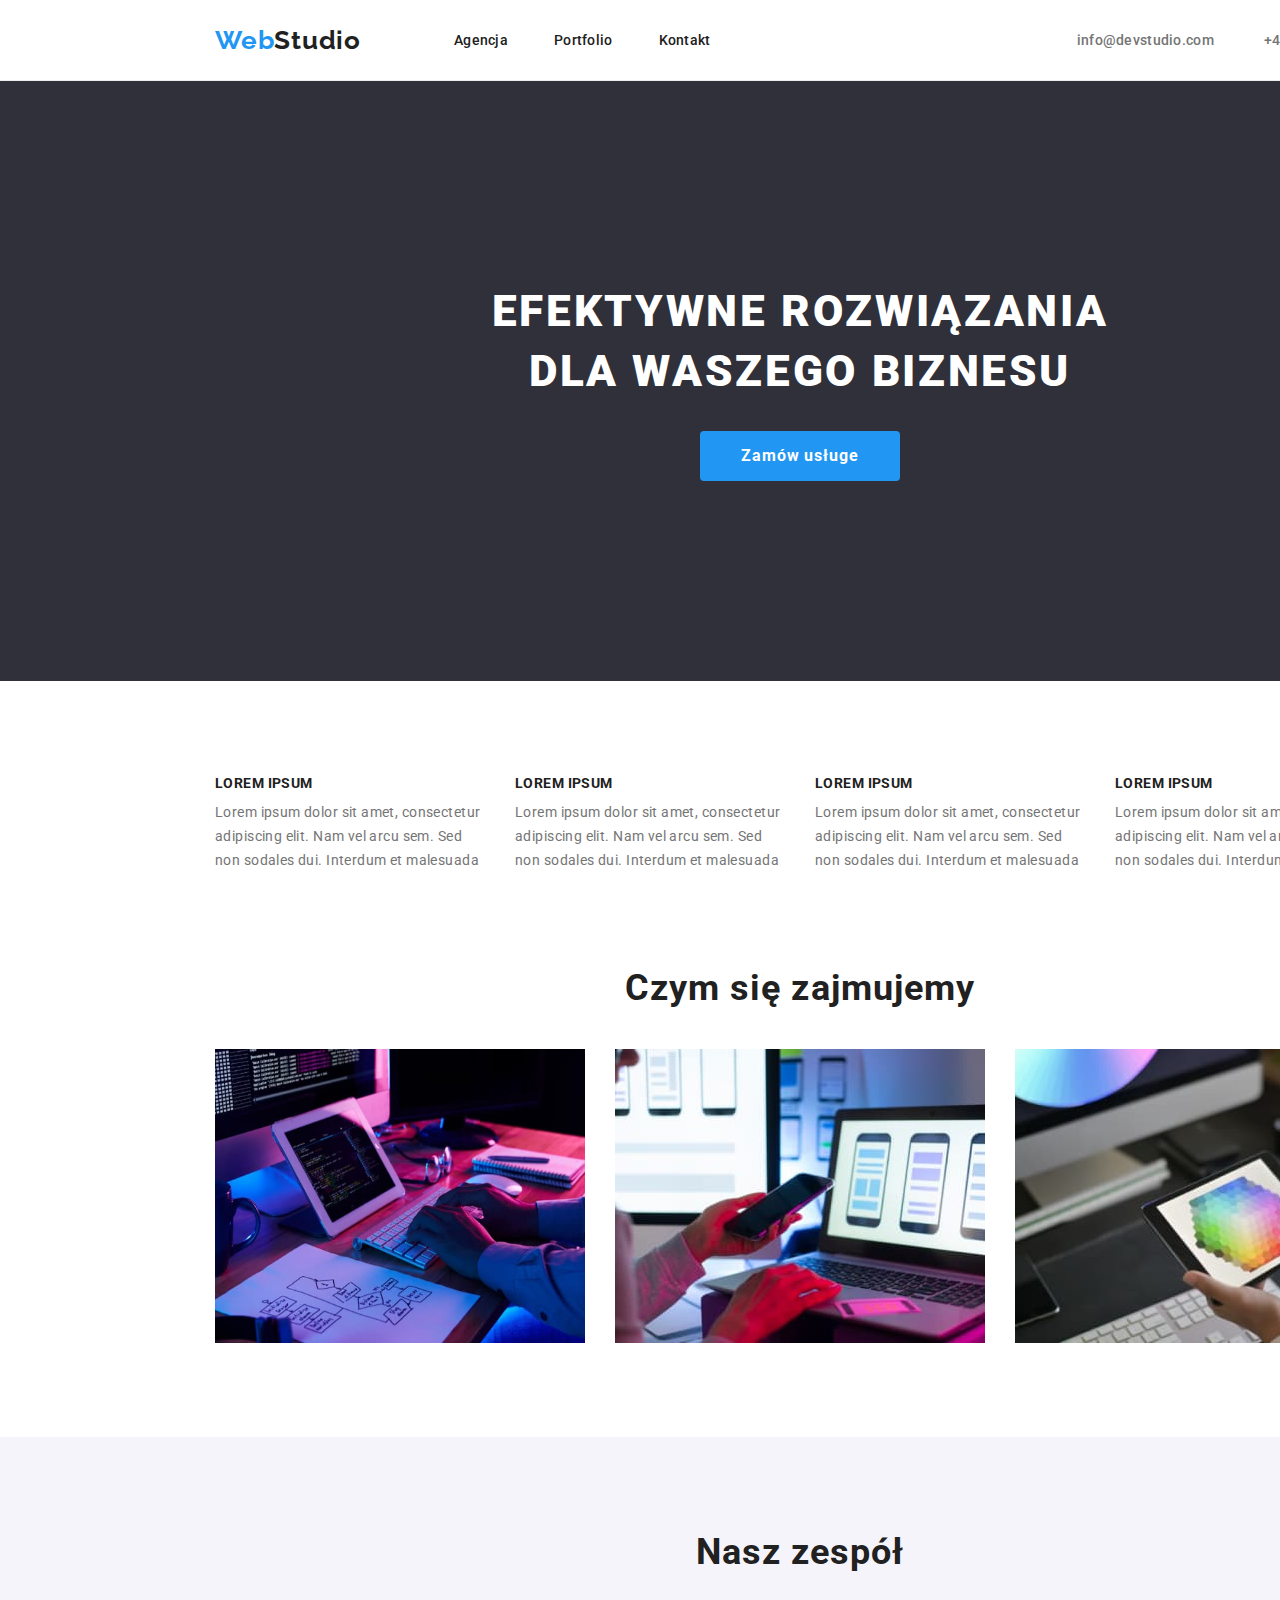
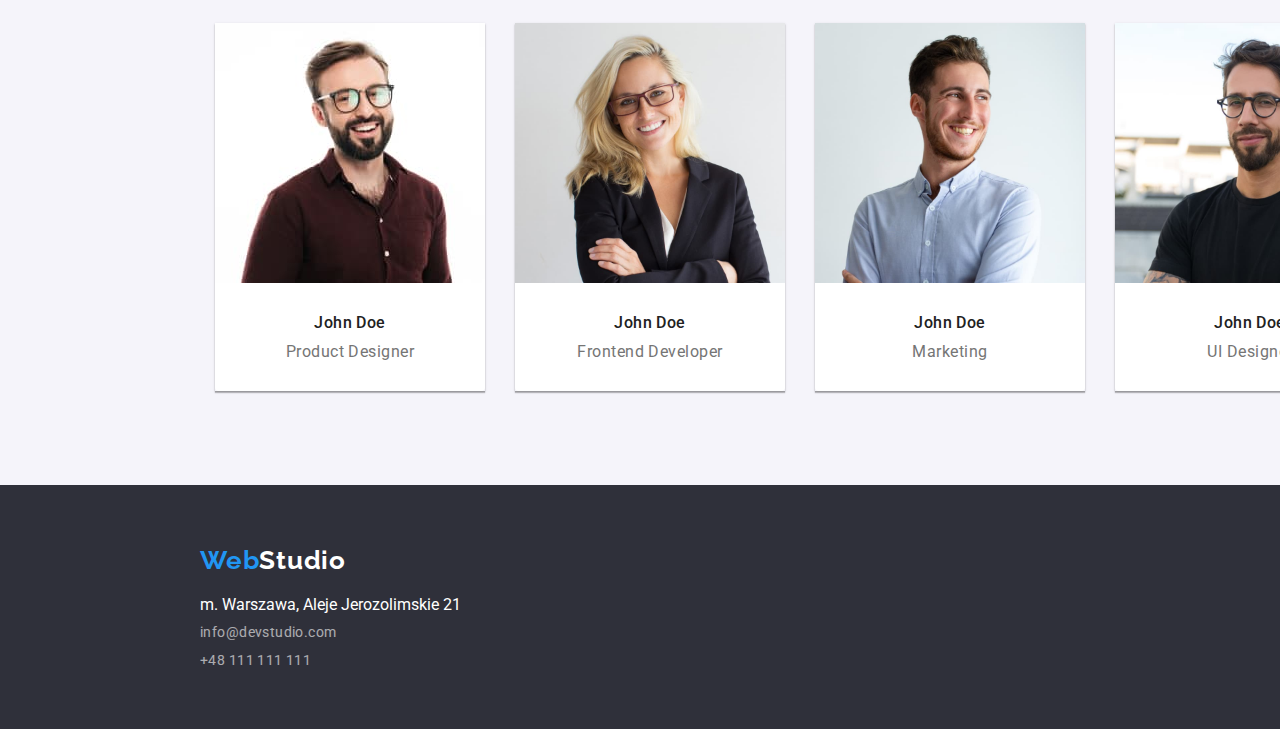
<file: index.html>
<!DOCTYPE html>
<html lang="en">

<head>
  <meta charset="UTF-8" />
  <meta http-equiv="X-UA-Compatible" content="IE=edge" />
  <meta name="viewport" content="width=device-width, initial-scale=1.0" />
  <link rel="stylesheet"
    href="https://cdnjs.cloudflare.com/ajax/libs/modern-normalize/0.7.0/modern-normalize.min.css" />
  <link rel="stylesheet" href="styles/style.css" />
  <link rel="preconnect" href="https://fonts.googleapis.com" />
  <link rel="preconnect" href="https://fonts.gstatic.com" crossorigin />
  <link href="https://fonts.googleapis.com/css2?family=Raleway:wght@700&family=Roboto:wght@400;500;700;900&display=swap"
    rel="stylesheet" />
  <title>WebStudio</title>
</head>

<body>
  <header class="header">
    <div class="container">
      <nav class="navigation">
        <a class="logo-lighttheme" class="header-logo"
          href="https://mateusztyb.github.io/goit-markup-hw-03/index.html">Web<span>Studio</span></a>
        <ul class="navigation-links list">
          <li class="item"><a class="link" href="https://mateusztyb.github.io/goit-markup-hw-03/index.html">Agencja</a>
          </li>
          <li class="item"><a class="link"
              href="https://mateusztyb.github.io/goit-markup-hw-03/portfolio.html">Portfolio</a></li>
          <li class="item"><a class="link" href="#Kontakt">Kontakt</a></li>
        </ul>
      </nav>
      <ul class="contact-links list">
        <li class="item"><a class="link" href="mailto:info@devstudio.com">info@devstudio.com</a></li>
        <li class="item"><a class="link" href="phone:+48111111111">+48 111 111 111</a></li>
      </ul>
    </div>
  </header>
  <main>
    <section class="hero">
      <div class="container">
        <h1 class="hero-header">EFEKTYWNE ROZWIĄZANIA DLA WASZEGO BIZNESU</h1>
        <button class="hero-btn" type="modal">Zamów usługe</button>
      </div>
    </section>
    <section class="main">
      <div class="container">
        <ul class="main-content list">
          <li class="item">
            <h3 class="main-content-header">LOREM IPSUM</h3>
            <p class="main-content-text">
              Lorem ipsum dolor sit amet, consectetur adipiscing elit. Nam vel
              arcu sem. Sed non sodales dui. Interdum et malesuada
            </p>
          </li>
          <li class="item">
            <h3 class="main-content-header">LOREM IPSUM</h3>
            <p class="main-content-text">
              Lorem ipsum dolor sit amet, consectetur adipiscing elit. Nam vel
              arcu sem. Sed non sodales dui. Interdum et malesuada
            </p>
          </li>
          <li class="item">
            <h3 class="main-content-header">LOREM IPSUM</h3>
            <p class="main-content-text">
              Lorem ipsum dolor sit amet, consectetur adipiscing elit. Nam vel
              arcu sem. Sed non sodales dui. Interdum et malesuada
            </p>
          </li>
          <li class="item">
            <h3 class="main-content-header">LOREM IPSUM</h3>
            <p class="main-content-text">
              Lorem ipsum dolor sit amet, consectetur adipiscing elit. Nam vel
              arcu sem. Sed non sodales dui. Interdum et malesuada
            </p>
          </li>
        </ul>
      </div>
    </section>
    <section class="about">
      <div class="container">
        <h2>Czym się zajmujemy</h2>
        <ul class="about-list list">
          <li class="item">
            <img src="images/about/about1.jpg" alt="hands of a person working on a tablet with a detachable keyboard"
              height="294" width="370" />
          </li>
          <li class="item">
            <img src="images/about/about2.jpg" alt="phone held in the hands of the person working at the computer"
              height="294" width="370" />
          </li>
          <li class="item">
            <img src="images/about/about3.jpg" alt="tablet with color palette held in women's hands" height="294"
              width="370" />
          </li>
        </ul>
      </div>
    </section>
    <section class="employee">
      <div class="container">
        <h2 class="employee-header">Nasz zespół</h2>
        <ul class="list">
          <li class="item">
            <img src="images/employers/img-3.jpg" width="270" height="260"
              alt="smiling man in glasses, with a short beard, and in a maroon buttoned shirt" />
            <div class="employee-description">
              <p class="employee-name">John Doe</p>
              <p class="employee-position">Product Designer</p>
            </div>
          </li>

          <li class="item">
            <img src="images/employers/img-2.jpg" width="270" height="260"
              alt="smiling woman with long blonde hair, glasses and a darker jacket." />
            <div class="employee-description">
              <p class="employee-name">John Doe</p>
              <p class="employee-position">Frontend Developer</p>
            </div>
          </li>

          <li class="item">
            <img src="images/employers/img-1.jpg" width="270" height="260"
              alt="smiling man with short facial hair and blue buttoned shirt" />
            <div class="employee-description">
              <p class="employee-name">John Doe</p>
              <p class="employee-position">Marketing</p>
            </div>

          </li>

          <li class="item">
            <img src="images/employers/img.jpg" width="270" height="260"
              alt="smiling man in glasses, with medium facial hair, and in a black T-shirt" />
            <div class="employee-description">
              <p class="employee-name">John Doe</p>
              <p class="employee-position">UI Designer</p>
            </div>

          </li>
        </ul>
      </div>
    </section>
  </main>
  <footer class="footer">
    <div class="container">
      <a class="logo-darktheme" href="#mainweb">Web<span>Studio</span></a>
      <ul class="list">
        <li class="item"><a class="footer-adres" href="https://goo.gl/maps/imskWViYpNZ9BuhFA" target="_blank">m.
            Warszawa, Aleje
            Jerozolimskie 21</a></li>
        <li class="item">
          <a class="footer-link" href="mailto:info@devstudio.com">info@devstudio.com</a>
        </li>
        <li class="item"> <a class="footer-link" href="phone:+48111111111">+48 111 111 111</a>
        </li>
      </ul>
    </div>
  </footer>
</body>

</html>
</file>
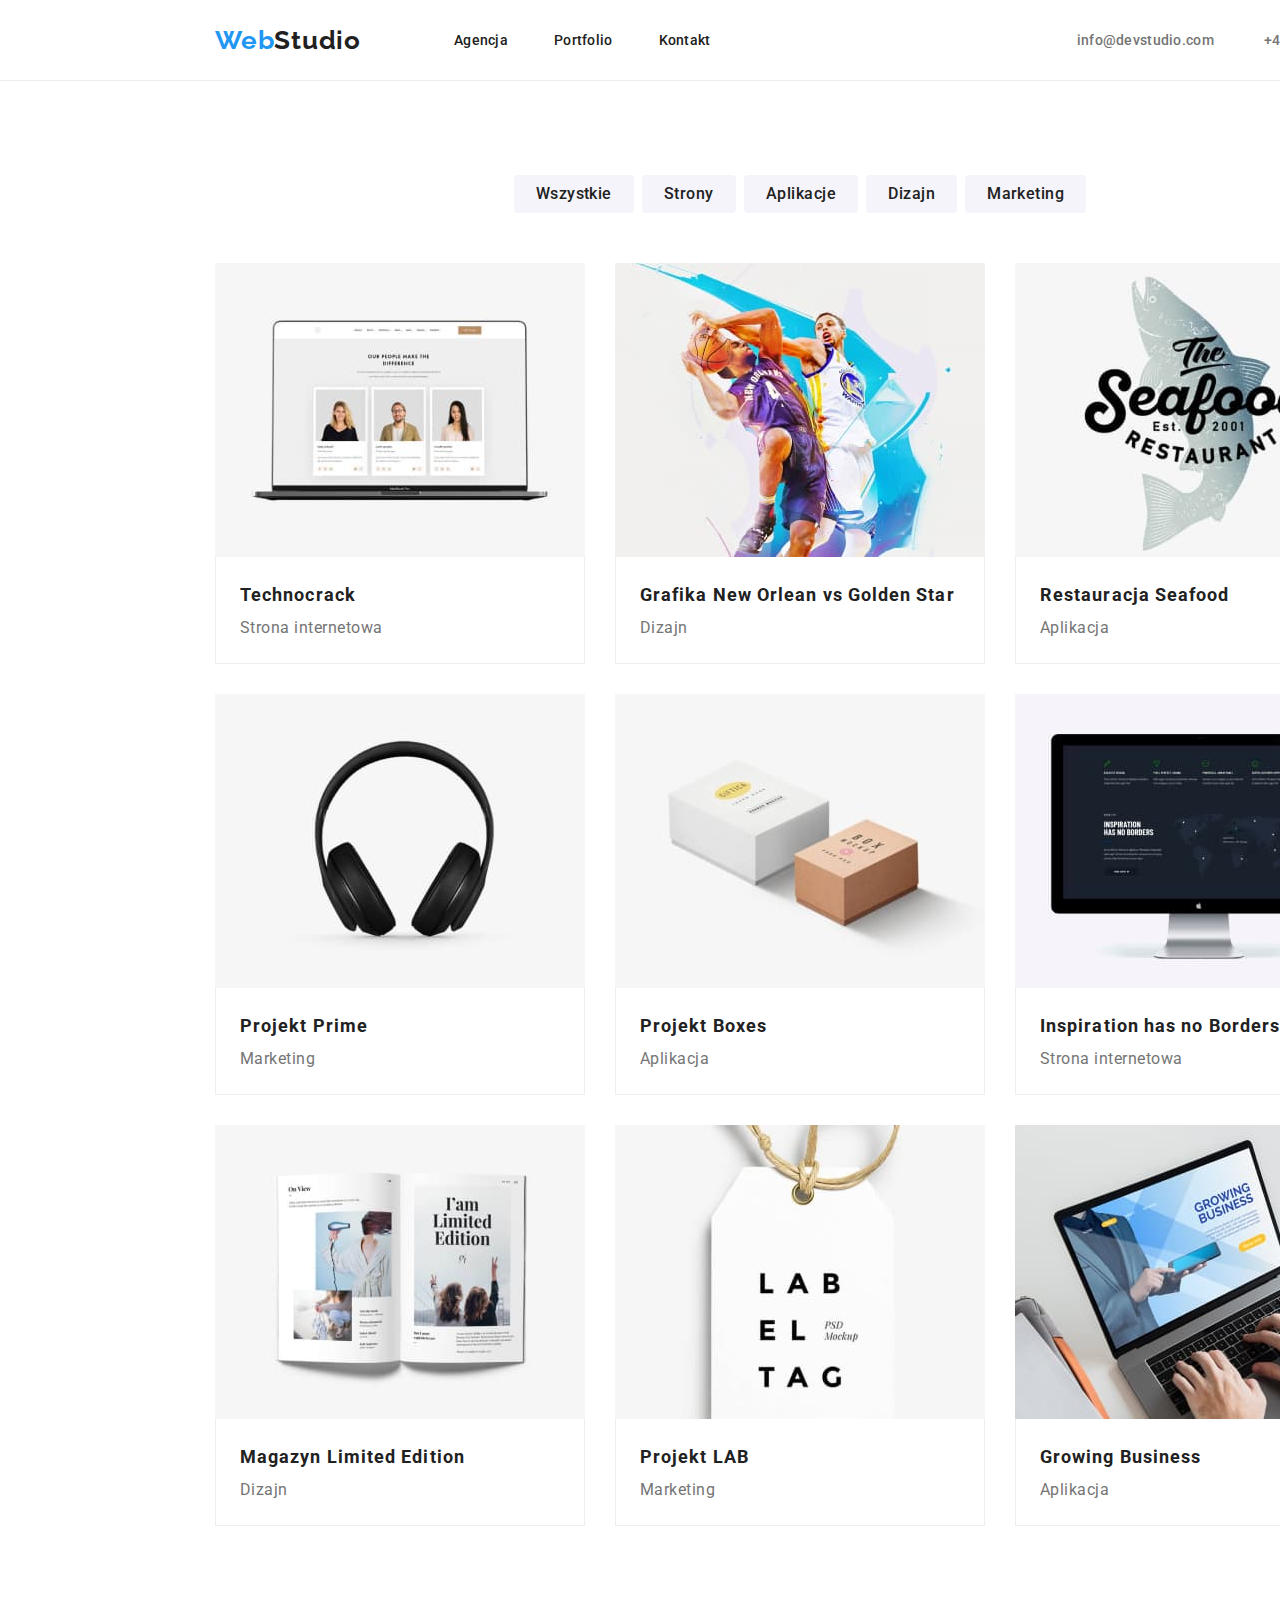
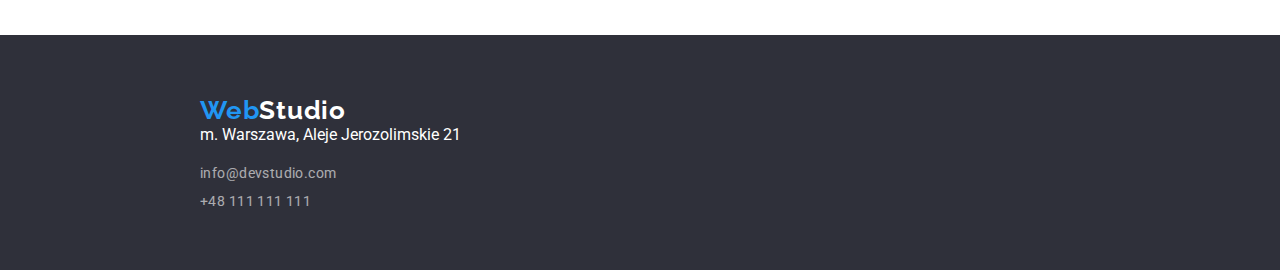
<file: portfolio.html>
<!DOCTYPE html>
<html lang="en">

<head>
  <meta charset="UTF-8" />
  <meta http-equiv="X-UA-Compatible" content="IE=edge" />
  <meta name="viewport" content="width=device-width, initial-scale=1.0" />
  <link rel="stylesheet"
    href="https://cdnjs.cloudflare.com/ajax/libs/modern-normalize/0.7.0/modern-normalize.min.css" />
  <link rel="stylesheet" href="styles/style.css" />
  <link rel="preconnect" href="https://fonts.googleapis.com" />
  <link rel="preconnect" href="https://fonts.gstatic.com" crossorigin />
  <link href="https://fonts.googleapis.com/css2?family=Raleway:wght@700&family=Roboto:wght@400;500;700;900&display=swap"
    rel="stylesheet" />
  <title>Portfolio</title>
</head>

<body>
  <header class="header">
    <div class="container">
      <nav class="navigation">
        <a class="logo-lighttheme" class="header-logo"
          href="https://mateusztyb.github.io/goit-markup-hw-03/index.html">Web<span>Studio</span></a>
        <ul class="navigation-links list">
          <li class="item"><a class="link" href="https://mateusztyb.github.io/goit-markup-hw-03/index.html">Agencja</a>
          </li>
          <li class="item"><a class="link"
              href="https://mateusztyb.github.io/goit-markup-hw-03/portfolio.html">Portfolio</a></li>
          <li class="item"><a class="link" href="#Kontakt">Kontakt</a></li>
        </ul>
      </nav>
      <ul class="contact-links list">
        <li class="item"><a class="link" href="mailto:info@devstudio.com">info@devstudio.com</a></li>
        <li class="item"><a class="link" href="phone:+48111111111">+48 111 111 111</a></li>
      </ul>
    </div>
  </header>
  <main class="galler-nav">
    <div class="container">
      <ul class="galler-nav-list list">
        <li class="item"><button class="gallery-btn" type="button">Wszystkie</button></li>
        <li class="item"><button class="gallery-btn" type="button">Strony</button></li>
        <li class="item"><button class="gallery-btn" type="button">Aplikacje</button></li>
        <li class="item"><button class="gallery-btn" type="button">Dizajn</button></li>
        <li class="item"><button class="gallery-btn" type="button">Marketing</button></li>
      </ul>
    </div>
    <h1 hidden>Galeria zdjęć</h1>
    <section class="gallery">
      <div class="container">
        <ul class="gallery-list list">
          <li class="item">
            <img src="images/portfolio/img.jpg" width="370" height="294" alt="laptop z otwartą stroną intenetową" />
            <div class="gallery-subtitle-wraper">
              <p class="gallery-list-title">Technocrack</p>
              <p class="gallery-list-subtitle">Strona internetowa</p>
            </div>
          </li>
          <li class="item">
            <img src="images/portfolio/img1.jpg" width="370" height="294"
              alt="2 graczy koszykówki walczących o piłkę na abstrakcyjnym tle" />
            <div class="gallery-subtitle-wraper">
              <p class="gallery-list-title">Grafika New Orlean vs Golden Star</p>
              <p class="gallery-list-subtitle">Dizajn</p>
            </div>
          </li>
          <li class="item">
            <img src="images/portfolio/img2.jpg" width="370" height="294"
              alt="logo restauacji seafood, rysunkowa ryba" />
            <div class="gallery-subtitle-wraper">
              <p class="gallery-list-title">Restauracja Seafood</p>
              <p class="gallery-list-subtitle">Aplikacja</p>
            </div>
          </li>
          <li class="item">
            <img src="images/portfolio/img3.jpg" width="370" height="294" alt="czarne słuchawki" />
            <div class="gallery-subtitle-wraper">
              <p class="gallery-list-title">Projekt Prime</p>
              <p class="gallery-list-subtitle">Marketing</p>
            </div>
          </li>
          <li class="item">
            <img src="images/portfolio/img4.jpg" width="370" height="294"
              alt="2 pudełka, białe i brązowe z logo firmy" />
            <div class="gallery-subtitle-wraper">
              <p class="gallery-list-title">Projekt Boxes</p>
              <p class="gallery-list-subtitle">Aplikacja</p>
            </div>
          </li>
          <li class="item">
            <img src="images/portfolio/img5.jpg" width="370" height="294"
              alt="monitor komutera z wyświetlaną stroną internetową" />
            <div class="gallery-subtitle-wraper">
              <p class="gallery-list-title">Inspiration has no Borders</p>
              <p class="gallery-list-subtitle">Strona internetowa</p>
            </div>
          </li>
          <li class="item">
            <img src="images/portfolio/img6.jpg" width="370" height="294" alt="otwarty katalog z artykułami" />
            <div class="gallery-subtitle-wraper">
              <p class="gallery-list-title">Magazyn Limited Edition</p>
              <p class="gallery-list-subtitle">Dizajn</p>
            </div>
          </li>
          <li class="item">
            <img src="images/portfolio/img7.jpg" width="370" height="294" alt="zawieszka z napisem labeltag" />
            <div class="gallery-subtitle-wraper">
              <p class="gallery-list-title">Projekt LAB</p>
              <p class="gallery-list-subtitle">Marketing</p>
            </div>
          </li>
          <li class="item">
            <img src="images/portfolio/img8.jpg" width="370" height="294"
              alt="laptop z otwartą biznesową stroną internetową" />
            <div class="gallery-subtitle-wraper">
              <p class="gallery-list-title">Growing Business</p>
              <p class="gallery-list-subtitle">Aplikacja</p>
            </div>
          </li>
        </ul>
      </div>
    </section>
  </main>
  <footer class="footer">
    <div class="container">
      <a class="logo-darktheme" href="#mainweb">Web<span>Studio</span></a>
      <address>
        <div class="footer-elements">
          <a class="footer-adres" href="https://goo.gl/maps/imskWViYpNZ9BuhFA" target="_blank">m. Warszawa, Aleje
            Jerozolimskie 21</a>
      </address>
      <ul class="list">
      <li class="item">
        <a class="footer-link" href="mailto:info@devstudio.com">info@devstudio.com</a>
      </li>
      <li class="item"> <a class="footer-link" href="phone:+48111111111">+48 111 111 111</a>
      </li>
      </ul>
    </div>
  </footer>
</body>

</html>
</file>
<file: styles/style.css>
:root {
  --main-font: "Roboto", "Open Sans", sans-serif;
  --secondary-font: "Raleway", sans-serif;
  --main-color: #212121;
  --secondary-color: #2196f3;
  --third-color: #ffffff;
  --additional-color: #757575;
}

body {
  font-family: "Roboto", "Open Sans", sans-serif;
  color: #212121;
  margin-left: auto;
  margin-right: auto;
  width: 1600px;
}

address {
  font-style: inherit;
}
/* Zerowanie marginesów zew i wew tekstu */

h1,
h2,
h3,
h4,
h5,
h6 {
  padding: 0px;
  margin: 0px;
}
p {
  padding: 0px;
  margin: 0px;
}

/* Zdjęcia jako elementy blokowe */

img {
  display: block;
}

/* Usunięcie ozdobników list dla każdej list z klasą list */

.list {
  list-style: none;
  margin: 0;
  padding: 0;
}

/* Ustawienie kursorów na linkach i przyciskach */

a,
button {
  text-decoration: inherit;
  cursor: pointer;
  color: inherit;
}

/* Kontener kontentu */
.container {
  max-width: 1200px;
  min-height: 80px;
  margin-left: auto;
  margin-right: auto;
}

/*--LOGO--*/

.logo-lighttheme {
  font-family: "Raleway", "Open Sans", sans-serif;
  font-weight: 700;
  font-size: 26px;
  line-height: 1.192;
  letter-spacing: 0.03em;
  color: var(--secondary-color);
  margin-right: 93px;
}

.logo-lighttheme > span {
  color: var(--main-color);
}

.logo-darktheme {
  font-family: "Raleway", "Open Sans", sans-serif;
  font-weight: 700;
  font-size: 26px;
  line-height: 1.192;
  letter-spacing: 0.03em;
  color: var(--secondary-color);
}

.logo-darktheme > span {
  color: var(--third-color);
}

/*--LOGO--*/

/*--Navigation--*/

.header .container {
  display: flex;
  justify-content: space-between;
  padding: 0px 15px;
  flex-wrap: wrap;
}

.header {
  border-bottom: 1px solid #ececec;
}

.navigation,
.navigation-links,
.contact-links {
  display: flex;
  align-items: center;
  flex-wrap: wrap;
}

.navigation-links .item:not(:last-child) {
  margin-right: 46px;
}

.contact-links .item:not(:last-child) {
  margin-right: 38px;
}

.navigation-links a {
  font-weight: 500;
  font-size: 14px;
  line-height: 1.143;
  letter-spacing: 0.02em;
  color: var(--main-color);
}

.contact-links a {
  font-weight: 500;
  font-size: 14px;
  margin-right: 12px;
  line-height: 1.143;
  letter-spacing: 0.02em;
  color: var(--additional-color);
}

.navigation-links a:hover,
.navigation-links a:focus,
.contact-links a:hover,
.contact-links a:focus {
  color: var(--secondary-color);
}

/*--Navigation--*/

/*--HERO--*/

.hero-header {
  font-weight: 900;
  font-size: 44px;
  line-height: 1.364;
  text-align: center;
  letter-spacing: 0.06em;
  color: var(--third-color);
}

.hero {
  background-color: #2f303a;
  padding: 200px 0px;
}

.hero .container {
  align-items: center;
  justify-content: center;
  display: flex;
  flex-direction: column;
}

.hero h1 {
  width: 696px;
}

.hero-btn {
  background: var(--secondary-color);
  border: 0px;
  border-radius: 4px;
  font-weight: 700;
  font-size: 16px;
  line-height: 1.875;
  text-align: center;
  letter-spacing: 0.06em;
  width: 200px;
  height: 50px;
  margin-top: 30px;
  color: var(--third-color);
}

.hero-btn:focus,
.hero-btn:hover {
  color: var(--main-color);
}

/*--HERO--*/

/*--MAIN--*/

.main h3 {
  font-weight: 700;
  font-size: 14px;
  line-height: 1.143;
  letter-spacing: 0.03em;
  margin-bottom: 10px;
  color: var(--main-color);
}

.main p {
  font-size: 14px;
  line-height: 1.71;
  letter-spacing: 0.03em;
  color: var(--additional-color);
}

.container .main-content {
  display: flex;
  justify-content: center;
  padding: 94px 0px;
  flex-wrap: wrap;
}

.main-content .item {
  width: 270px;
  margin: 0px 15px;
}

.about h2 {
  font-weight: 700;
  font-size: 36px;
  line-height: 1.167;
  text-align: center;
  letter-spacing: 0.03em;
  color: var(--main-color);
  margin-bottom: 40px;
}

.container .about-list {
  display: flex;
  text-align: center;
  padding-bottom: 94px;
}

.about-list .item {
  margin: 0px 15px;
}

/*--MAIN--*/

/*--EMPLOYEE--*/

/* można zastosować selektor potomka zmniejszając ilość kodu, zmienijąc przy imieniu pracownika znacznik p na h3 */

.employee {
  background: #f5f4fa;
}

.employee-header {
  font-weight: 700;
  font-size: 36px;
  line-height: 1.167;
  text-align: center;
  letter-spacing: 0.03em;
  color: var(--main-color);
  padding-top: 94px;
}

.employee-name {
  font-size: 16px;
  line-height: 1.1875;
  text-align: center;
  letter-spacing: 0.03em;
  font-weight: 500;
  margin-bottom: 10px;
  color: var(--main-color);
}

.employee-position {
  font-size: 16px;
  line-height: 1.1875;
  text-align: center;
  letter-spacing: 0.03em;
  color: var(--additional-color);
}

.employee .container .list {
  display: flex;
  justify-content: center;
  padding-bottom: 94px;
}

.employee .item {
  margin: 50px 15px 0px;
  box-shadow: 0px 1px 3px rgba(0, 0, 0, 0.12), 0px 1px 1px rgba(0, 0, 0, 0.14),
    0px 2px 1px rgba(0, 0, 0, 0.2);
}

.employee-description {
  padding: 30px 0px;
  text-align: center;
  background-color: var(--third-color);
  border: 0px;
  border-radius: 0px 0px 4px 4px;
}

/*--EMPLOYEE--*/

/*--FOOTER--*/

.footer .container {
  padding: 60px 0px;
}

.footer {
  background: #2f303a;
  color: var(--third-color);
  text-decoration: none;
}

.footer .item:not(:first-child){
  margin-top: 9px;
}

.footer .item:first-child{
  margin-top: 20px;
}

.footer-adres {
  text-decoration: none;
  color: var(--third-color);
}

.footer-link {
  color: var(--third-color);
  opacity: 0.6;
  font-size: 14px;
  line-height: 1.71px;
  letter-spacing: 0.03em;
}

.footer-adres:hover,
.footer-adres:focus,
.footer-link:hover,
.footer-link:focus {
  color: var(--secondary-color);
}
.footer span {
  color: var(--third-color);
}

/*--FOOTER--*/

/*--Portfolio--*/

.gallery-btn {
  font-weight: 500;
  font-size: 16px;
  line-height: 1.625;
  letter-spacing: 0.03em;
  padding: 6px 22px;
  margin: 0px 4px;
  background: #f5f4fa;
  border-radius: 4px;
  border: 0px;
}

.gallery-btn:hover,
.gallery-btn:focus {
  background: var(--secondary-color);
  color: var(--third-color);
  border-color: solid var(--third-color);
}

.galler-nav > .container .list {
  display: flex;
  justify-content: center;
  align-items: center;
  padding-top: 94px;
  margin-bottom: 35px;
}

.gallery-list-title {
  font-weight: 700;
  font-size: 18px;
  line-height: 2;
  letter-spacing: 0.06em;
  color: var(--main-font);
  text-align: left;
}

.gallery-list-subtitle {
  font-size: 16px;
  line-height: 1.875;
  letter-spacing: 0.03em;
  color: var(--additional-color);
  text-align: left;
}

.gallery-subtitle-wraper {
  padding: 20px 24px;
  border-left: 1px solid #eeeeee;
  border-right: 1px solid #eeeeee;
  border-bottom: 1px solid #eeeeee;
}

.gallery .item {
  margin: 15px;
  width: 370px;
  background: #ffffff;
  box-sizing: border-box;
}

.gallery .container .list {
  display: flex;
  justify-content: center;
  flex-wrap: wrap;
  padding-bottom: 94px;
}
/*--Portfolio--*/
</file>
